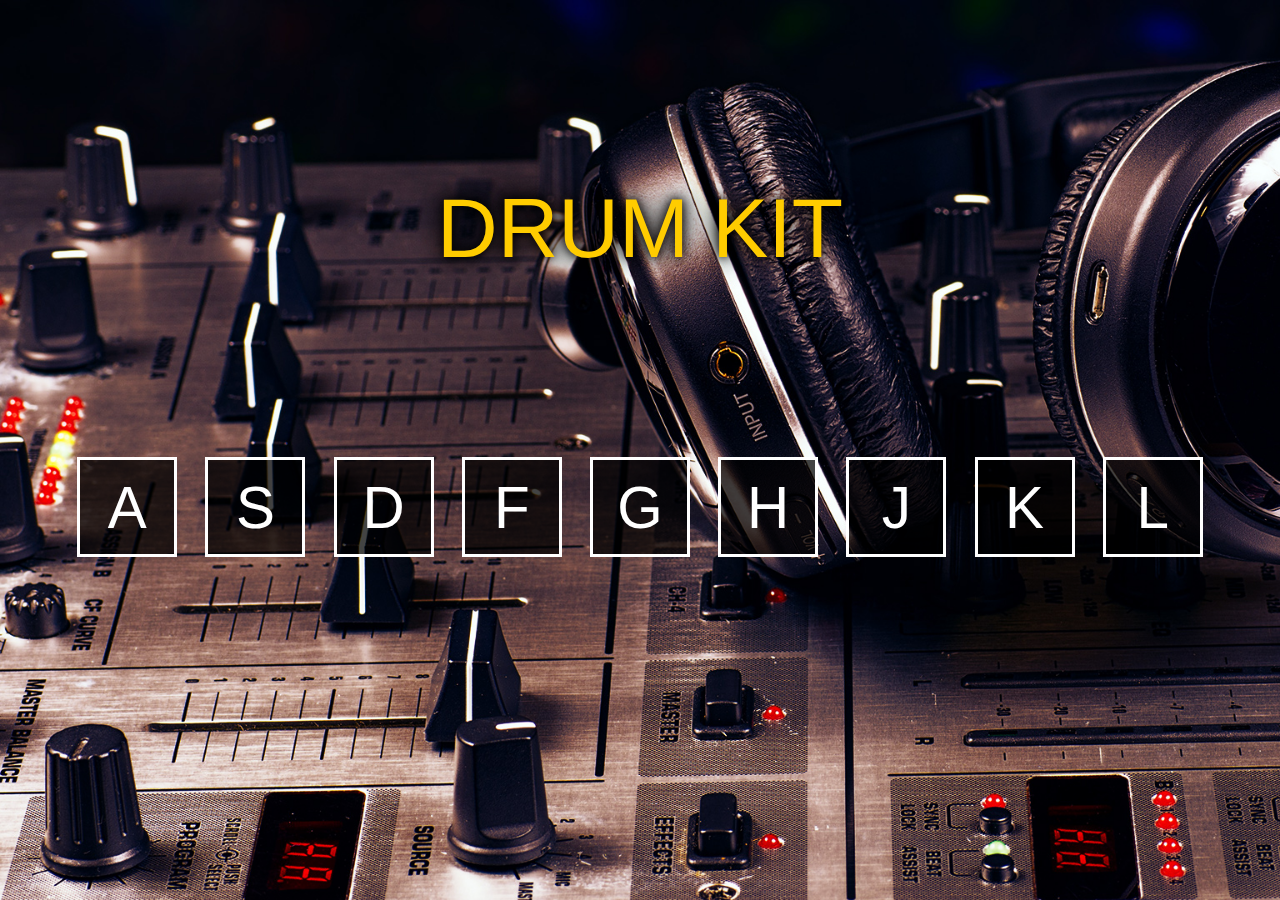
<file: DRUM-KIT/index.html>
<!DOCTYPE html>
<html lang="pt-br">
    <head>
        <meta charset="UTF-8">
        <meta name="viewport" content="width=device-width, initial-scale=1.0">
        <link rel="stylesheet" href="style.css">
        <title>DRUM KIT</title>
    </head>
    <body>
        <main>
            <diV class="title">DRUM KIT</div> 
            <div class="container" id="container">
                <!-- divs criadas pelo JS -->
            </div>
            <script src="./index.js"></script>
        </main>
    </body>
</html>
</file>
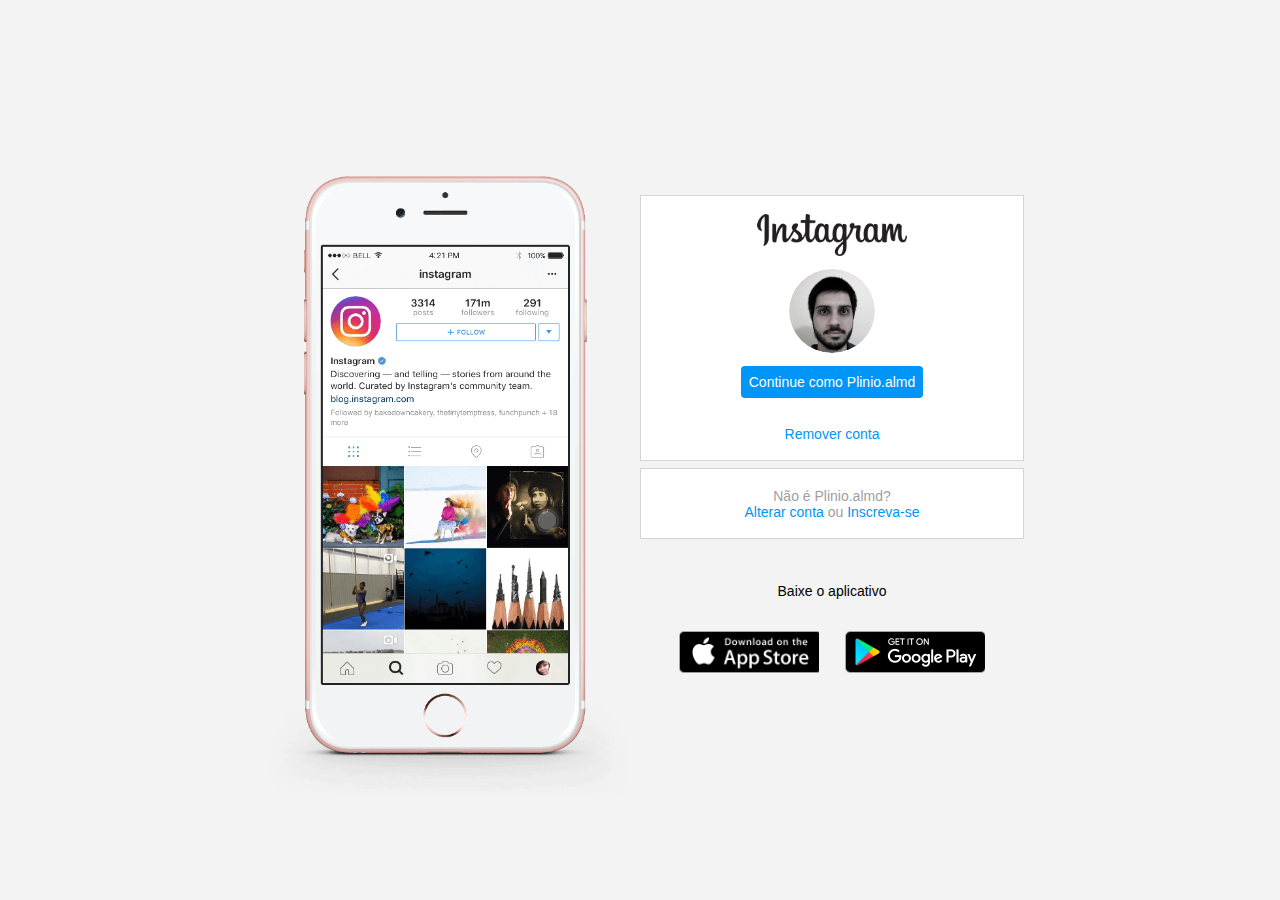
<file: Home Instagram/index.html>
<!DOCTYPE html>
<html lang="en">
<head>
    <meta charset="utf-8">
    <meta name="viewport" content="width=device-width, initial-scale=1.0">
    <link rel="stylesheet" href="style.css">
    <title>Instagram</title>
</head>
<body>
    <div class="instagram-wrapper">
        <div class="instagram-phone">
            <img src="./IMG/instagram-celular.png" alt="celular">
        </div>
        <div class="instagram-continue">
            <div class="group">
                <img src="./IMG/instagram-logo.png" class="instagram-logo" alt="Logo">
                <div class="profile-photo">
                    <img src="./IMG/PLN1.png" class="profile-photo" alt="profile-photo">
                </div>
                <a href="#" class="instagram-login">Continue como Plinio.almd</a>
                <a href="#" class="instagram-logout">Remover conta</a>
            </div>
            <div class="group">
                <p class="not-account">Não é Plinio.almd?</p>
                <p class="not-account">
                    <span class="link-blue">Alterar conta</span>
                    ou 
                    <span class="link-blue">Inscreva-se</span>
                </p>
            </div>
            <div class="get-the-app">
                <p class="get-the-app">Baixe o aplicativo</p>
                <div class="download">
                    <a href="#" class="app-download"></a>
                    <a href="#" class="app-download"></a>
                </div>
            </div>
        </div>
    </div>

</body>
</html>
</file>
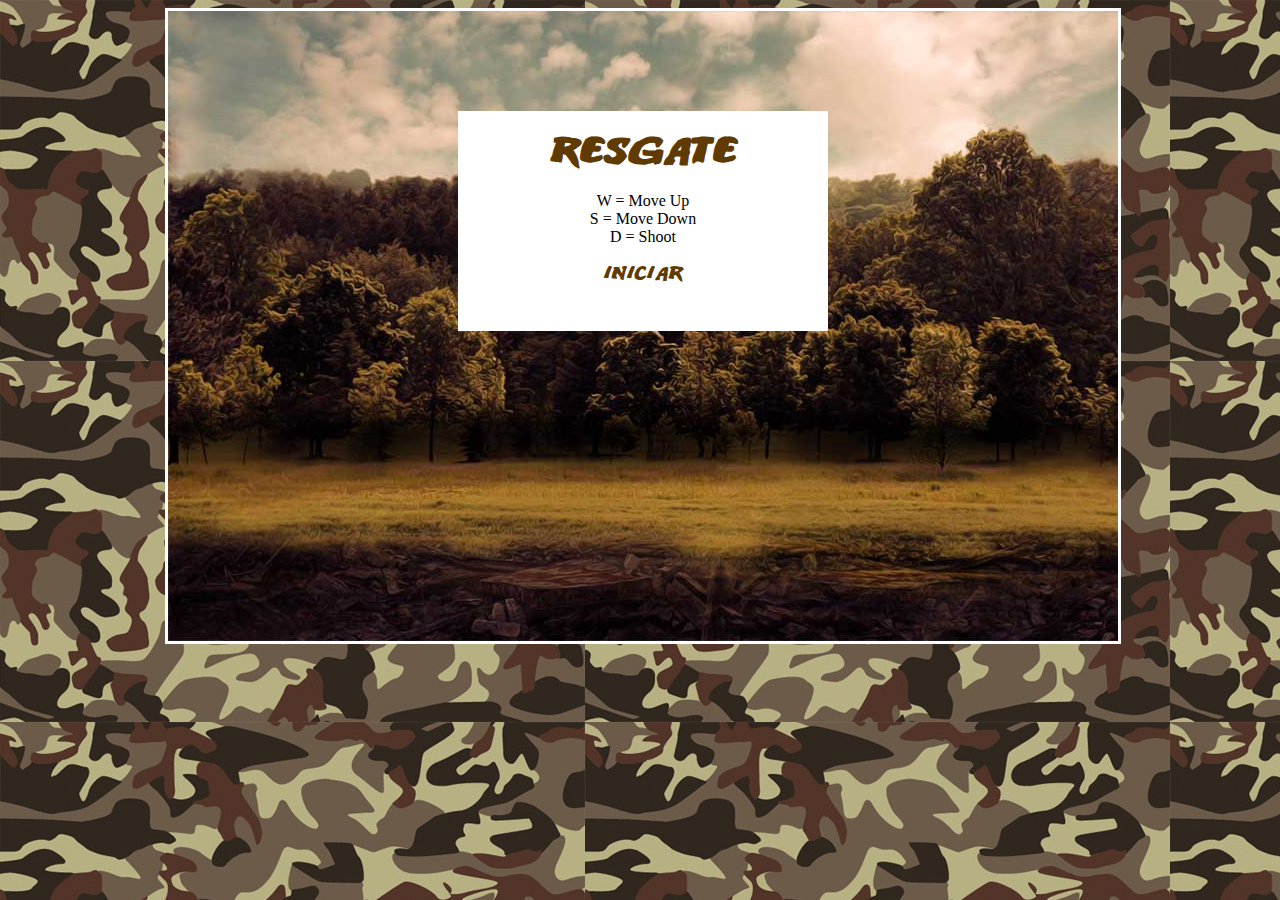
<file: Jogo Resgate/index.html>
<!DOCTYPE html>
<html lang="pt-br">
<head>
    <meta charset="UTF-8">
    <meta name="viewport" content="width=device-width, initial-scale=1.0">
    <link rel="stylesheet" href="css/style.css">
    <title>Resgate</title>

</head>
<body>
   <div class="container">
       <div class="fundoGame" id="fundoGame">

            <div class="inicio" id="inicio">
                <h1>Resgate</h1>
                <p>W = Move Up <br>S = Move Down <br>D = Shoot</p>
                <p class="startGame"  onclick="start()">INICIAR</p>
            </div>


       </div>
   </div>

   <!-- Sons do jogo !-->
    <audio src="sons/som.mp3" preload="auto" id="somDisparo"></audio>
    <audio src="sons/explosao.mp3" preload="auto" id="somExplosao"></audio>
    <audio src="sons/musica_fundo.mp3" preload="auto" id="musica"></audio>
    <audio src="sons/gameover.mp3" preload="auto" id="somGameover"></audio>
    <audio src="sons/perdido.mp3" preload="auto" id="somPerdido"></audio>	
    <audio src="sons/resgate.mp3" preload="auto" id="somResgate"></audio>

   
   <script src="../Jogo Resgate/js/jquery-1.11.1.min.js"></script>
   <script src="../Jogo Resgate/js/js.js"></script>
   <script src="../Jogo Resgate/js/jquery-collision.min.js"></script>

</body>
</html>
</file>
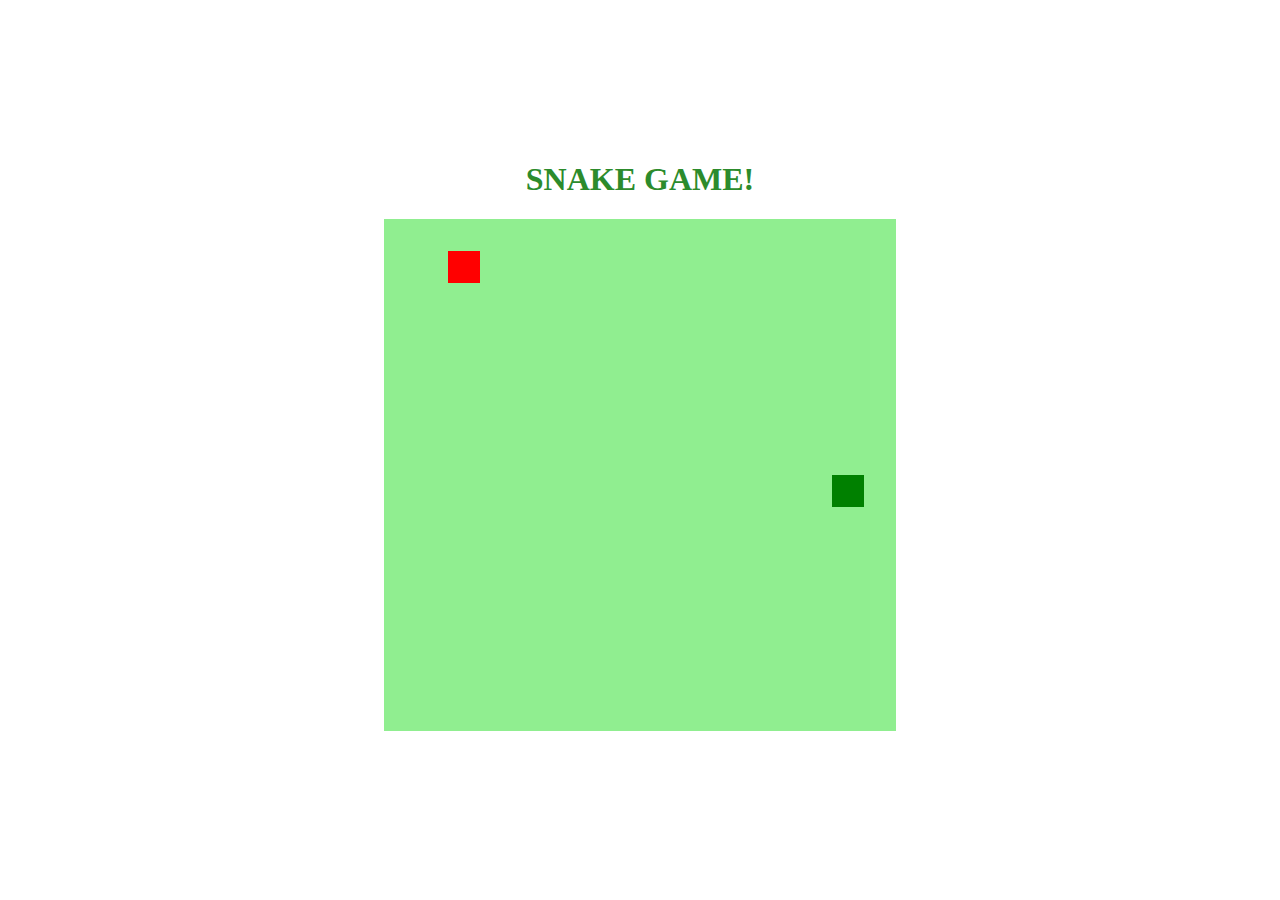
<file: Snake Game JS/index.html>
<!DOCTYPE html>
<html lang="en">
<head>
    <meta charset="UTF-8">
    <meta http-equiv="X-UA-Compatible" content="IE=edge">
    <meta name="viewport" content="width=device-width, initial-scale=1.0">
    <link rel="stylesheet" href="style.css">
    <script defer src="script.js"></script>
    <title>Snake Game</title>
</head>
<body>
    <h1>SNAKE GAME!</h1>
    <canvas id="snake" width="512" height="512"></canvas>
</body>
</html>
</file>
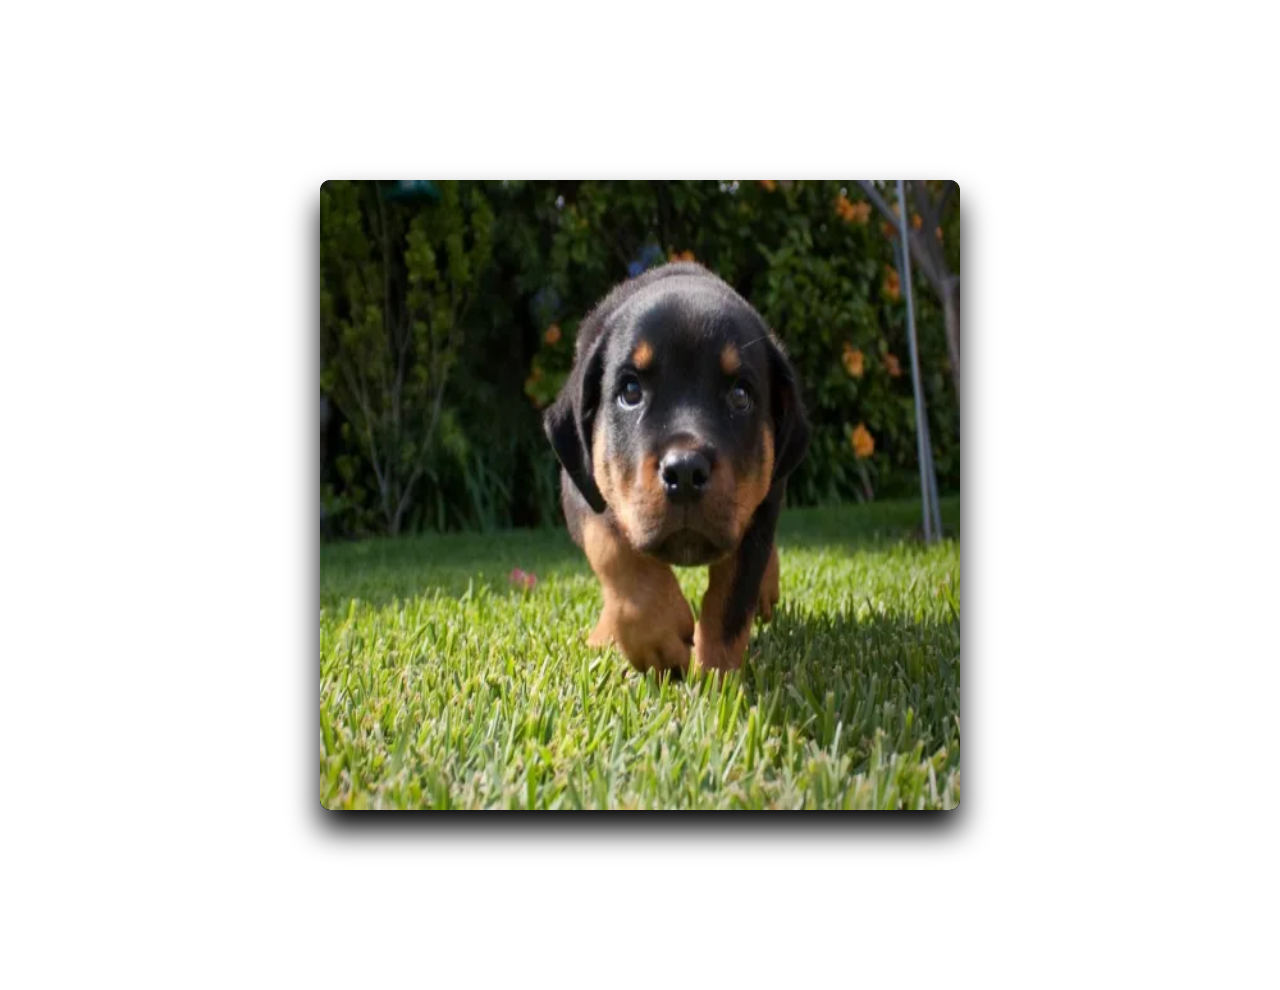
<file: Netflix Clone/Galeria de fotos/Galeria.html>
<!DOCTYPE html>
<html lang="en">
<head>
    <meta charset="UTF-8">
    <meta name="viewport" content="width=device-width, initial-scale=1.0">
    <title>Document</title>
    <style>
        * {
            margin: 0;
            padding: 0;
        }
        .container-gallery{
            display: flex;            
            justify-content: space-between;
            width: 50vw;
            height: 70vh;
            background-color: black;
            margin: 20vh auto;
            box-shadow: 0 20px 30px black;
            border-radius: 10px;
        }
        .imgs{
            position: absolute;
            display: flex;
            width: 50vw;
            height: 70vh;
            border-radius: 10px;
            overflow: hidden;
        }
        .item{
            width: 50vw;
            height: 70vh;
        }
        .item:first-child{
            margin: -100%;
        }
        .item img{
            width: 50vw;
            height: 70vh;
            border-radius: 10px;
        }
        .action-button {
            font: bold 30px sans-serif;
            display: flex;
            justify-content: center;
            align-items: center;
            width: 50px;
            color: #00000000;
            user-select: none;
            z-index: 1;
        }
        .action-button:hover{
            color: white;
            background-color: #00000055;
            border-radius: 10px;
            cursor: pointer;
            transition: all 1s;
        }
    </style>
</head>
<body>
    <div class="container-gallery">
        <div class="action-button" id="previous">&laquo;</div>
        <div class="imgs" id="imgs"></div>        
        <div class="action-button" id="next">&raquo;</div>
    </div>
    <script src="./script.js"></script>
</body>
</html>
</file>
<file: DRUM-KIT/style.css>
* {
    margin: 0;
    padding: 0;
    box-sizing: border-box;
}
body {
    background-image: url('./img/back.jpg');
    background-size: cover;
    width: 100vw;
    height: 100vh;
    font-family: 'Open Sans', sans-serif;
}
main {
    display: flex;
    flex-direction: column;

}
.title {
    color: #ffcc00;
    margin: 20vh auto;
    font-size: calc(5vw + 20px);
    text-shadow: 0 0 10px black , 0 0 20px black , 0 0 30px black;    
}
.container {
    display: flex;
    align-items: center;
    justify-content: space-evenly;
    flex-wrap: wrap;
    width: 90vw;
    height: 100px;
    margin: 0 auto;
    gap: 15px;
}
.key {
    display: flex;
    width: 100px;
    height: 100px;
    align-items: center;
    justify-content: center;
    background-color: #000000BB;
    color: white;
    font-size: calc(3vw + 20px);
    border: 3px solid white;
    user-select: none;
    cursor: pointer;
    transition: transform .1s;
}
.active {
    transform: scale(1.3);
    border-color: #ffcc00;
    box-shadow: 0 0 50px #ffcc00;
}
</file>
<file: Home Instagram/style.css>
* {
    padding: 0;
    margin: 0;
    box-sizing: border-box;
    text-decoration: none;
    font-family: sans-serif;
    font-size: 14px;
}

body {
    width: 100%;
    min-height: 100vh;
    background-color: rgb(243, 243, 243);
    margin: 0;
    padding: 0;
    display: flex;
    justify-content: center;
}

.instagram-wrapper {
    display: flex;
    align-items: center;
    justify-content: start;
    width: 60%;
    height: 100vh;
}
.instagram-phone {
    display: flex;
    align-items: center;
    justify-content: center;
    width: 50%;
}
.instagram-phone img {
    height: 50rem;
}
.instagram-continue {
    display: flex;
    align-items: center;
    justify-content: space-around;
    flex-direction: column;
    width: 50%;
    min-height: 37rem;
}
.group {
    display: flex;
    justify-content: space-between;
    align-items: center;
    flex-direction: column;
    background-color: #ffffff;
    width: 100%;
    padding: 1.3rem 0;
    border: 1px solid lightgray;
}
.group:nth-child(1) {
    min-height: 19rem;
}
.instagram-logo {
    height: 3rem;
}
.profile-photo {
    display: flex;
    justify-content: center;
    align-items: center;
    border-radius: 50%;
    overflow: hidden;
}
.profile-photo img {
    height: 6rem;
}
.instagram-login {
    background-color: #0095f6;
    color: #ffffff;
    padding: 8px;
    border-radius: 4px;
}
.instagram-logout {
    color: #0095f6;
    margin-top: 1rem;
}
.not-account {
    color: rgb(160, 160, 160);
}
.link-blue {
    color: #0095f6;
}
.get-the-app {
    display: flex;
    flex-direction: column;
    align-items: center;
    justify-content: center;
    width: 100%;
    padding: 1.3rem 0;
}
.download {
    display: flex;
    width: 100%;
    justify-content: space-evenly;
    align-items: center;
    padding: 1rem;
}
.app-download {
    height: 3rem;
    width: 10rem;
    background-size: cover;
}
.app-download:nth-child(1) {
    background-image: url(./IMG/apple-button.png);
}
.app-download:nth-child(2) {
    background-image: url(./IMG/googleplay-button.png);
}

/* media queries */

@media(max-width: 1024px) {
    .instagram-wrapper {
        width: 90%;
    }
}
@media(max-width: 650px) {  
    body {
        background-color: #ffffff;
    }  
    .instagram-wrapper {
        width: 90%;
    }
    .instagram-phone {
        display: none;
    }
    .instagram-continue {
        width: 100%;
    }
    .group {
        border: 1px solid transparent;
    }
}
</file>
<file: Jogo Resgate/css/style.css>
@font-face {
    font-family: Titulo;
    src: url(../fontes/ANODETONOONE.TTF);
}
h1 {
    font-family: 'Titulo';
    font-size: 40px;
    color: #603A03;
    margin: 15px;
}
body {
    background-image: url(../imgs/fundo.jpg);
}
.container {
    width: 950px;
    height: auto;
    position: relative;
    margin-left: auto;
    margin-right: auto;
}

.fundoGame {
    width: 950px;
    height: 630px;
    background-image: url(../imgs/fundo_game.jpg);
    border-color: #fff;
    border-style: solid;
}

#inimigo1 {
	width: 256px;
	height: 66px;
	position: absolute;
	left: 689px;
	top: 253px;
	background-image:url(../imgs/inimigo1.png);
	
}

#jogador {
	width:256px;
	height:66px;
	position:absolute;
	left:8px;
	top:179px;
background-image:url(../imgs/apache.png);

}

#inimigo2 {
	width: 165px;
	height: 70px;
	position: absolute;
	left: 775px;
	top: 447px;
	background-image: url(../imgs/inimigo2.png);
}

#amigo {
	width: 44px;
	height: 51px;
	position: absolute;
	left: 10px;
	top: 464px;
	background-image:url(../imgs/amigo.png);
}

.inicio {
    width: 350px;
    height: 200px;
    background-color: #fff;
    margin-left: auto;
    margin-right: auto;
    margin-top: 100px;
    text-align: center;
    padding: 10px;
}

.startGame {
  font-family: Titulo;
  font-size: 20px;
  color: #603A03;
}

.startGame:hover{
  cursor: pointer;
}

/*Animações*/

.anima1 {
	background-image:url(../imgs/helicoptero.png);
	animation:play .5s steps(2) infinite;

       -webkit-animation: play .5s steps(2) infinite;
       -moz-animation: play .5s steps(2) infinite;
       -ms-animation: play .5s steps(2) infinite;
       -o-animation: play .5s steps(2) infinite;
}

@keyframes play {
	from {background-position:0px;}
	to {background-position:-512px;}
}


@-webkit-keyframes play {
   from { background-position:0px; }
     to { background-position: -512px; }
}

@-moz-keyframes play {
   from { background-position:0px; }
     to { background-position: -512px; }
}

@-ms-keyframes play {
   from { background-position:0px; }
     to { background-position: -512px; }
}

@-o-keyframes play {
   from { background-position:0px; }
     to { background-position: -512px; }
}

.anima2 {
    background-image:url(../imgs/inimigo1.png);
    animation: play .5s steps(2) infinite;
    -webkit-animation: play .5s steps(2) infinite;
    -moz-animation: play .5s steps(2) infinite;
    -ms-animation: play .5s steps(2) infinite;
    -o-animation: play .5s steps(2) infinite; 
}

.anima3 {
	background-image:url(../imgs/amigo.png);
	animation:play2 .9s steps(12) infinite;
	-webkit-animation: play2 .9s steps(12) infinite;
       -moz-animation: play2 .9s steps(12) infinite;
        -ms-animation: play2 .9s steps(12) infinite;
         -o-animation: play2 .9s steps(12) infinite;
}

@keyframes play2 {
	from {background-position:0px;}
	to {background-position:-528px;}
}

@-webkit-keyframes play2 {
   from { background-position:    0px; }
     to { background-position: -528px; }
}

@-moz-keyframes play2 {
   from { background-position:    0px; }
     to { background-position: -528px; }
}

@-ms-keyframes play2 {
   from { background-position:    0px; }
     to { background-position: -528px; }
}

@-o-keyframes play2 {
   from { background-position:    0px; }
     to { background-position: -528px; }
}

#disparo {
  width: 50px;
  height: 8px;
  position: absolute;
  background-image: url(../imgs/disparo.png);
}

#explosao1 {
	width:15px;
	height:87px;
	position:absolute;

}

#explosao2 {
	width:15px;
	height:87px;
	position:absolute;
	
}

#explosao3 {
	width:44px;
	height:51px;
	position:absolute;
}

.anima4 {
	width:44px;
	height:51px;
	background-image:url(../imgs/amigo_explosao.png);
	animation:play3 .5s steps(7) infinite;
	-webkit-animation: play3 .5s steps(7) infinite;
       -moz-animation: play3 .5s steps(7) infinite;
        -ms-animation: play3 .5s steps(7) infinite;
         -o-animation: play3 .5s steps(7) infinite;
}

@keyframes play3 {
	from {background-position:0px;}
	to {background-position:-308px;}
}

@-webkit-keyframes play3 {
   from { background-position:    0px; }
     to { background-position: -308px; }
}

@-moz-keyframes play3 {
   from { background-position:    0px; }
     to { background-position: -308px; }
}

@-ms-keyframes play3 {
   from { background-position:    0px; }
     to { background-position: -308px; }
}

@-o-keyframes play3 {
   from { background-position:    0px; }
     to { background-position: -308px; }
}

#placar {
	width: 450px;
	height: 50px;
	position: absolute;
	left: 5px;
	top: 590px;
}

h2 {
	font-family:Titulo;
	font-size:20px;
	color:#FFF
}

#energia {
	width: 140px;
	height: 38px;
	position: absolute;
	left: 750px;
	top: 7px;	
}
h3 {
	font-family:Titulo;
	font-size:20px;
	color:#603A03;

}

#fim {
	width:350px;
	height:200px;
	background-color:#FFF;
 	margin-left:auto;
  margin-right:auto;
 	margin-top:100px;
	text-align:center;
	padding:10px;

}
#fim h3:hover{
  cursor: pointer;
}
</file>
<file: Snake Game JS/style.css>
body{
    height: 95vh;
    width: 95;
    display: flex;
    justify-content: center;
    align-items: center;
    flex-direction: column;
    color: rgb(44, 139, 44);
}
</file>
